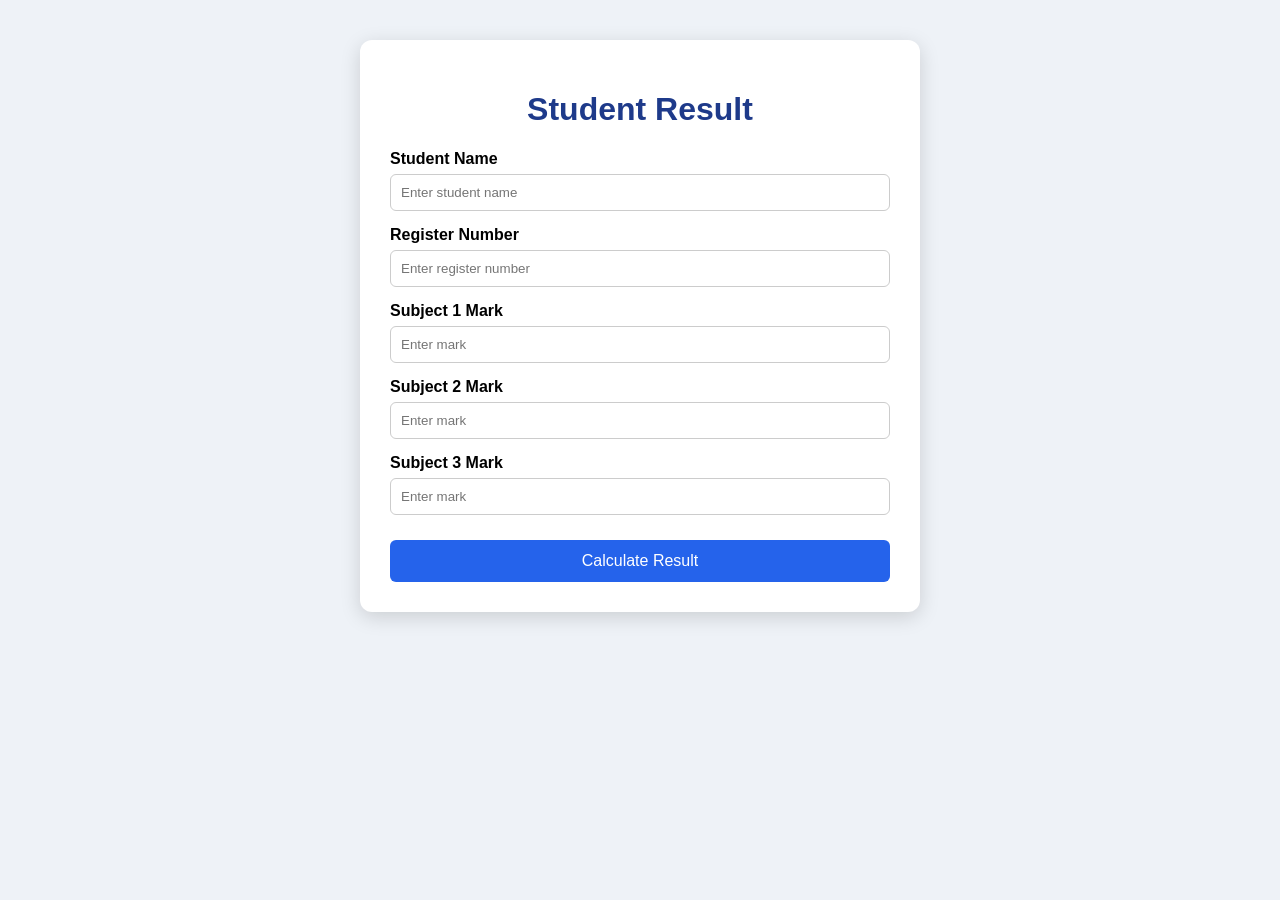
<file: C03 AT/index.html>
<!DOCTYPE html>
<html>
<head>
    <title>Student Result Processing</title>

    <style>
        body {
            font-family: Arial, sans-serif;
            background: #eef2f7;
            margin: 0;
            padding: 40px;
        }

        .container {
            width: 500px;
            margin: auto;
            background: white;
            padding: 30px;
            border-radius: 12px;
            box-shadow: 0 5px 20px rgba(0,0,0,0.15);
        }

        h1 {
            text-align: center;
            color: #1e3a8a;
        }

        label {
            display: block;
            margin-top: 15px;
            font-weight: bold;
        }

        input {
            width: 100%;
            padding: 10px;
            margin-top: 6px;
            border: 1px solid #ccc;
            border-radius: 6px;
            box-sizing: border-box;
        }

        button {
            width: 100%;
            padding: 12px;
            margin-top: 25px;
            background: #2563eb;
            color: white;
            border: none;
            border-radius: 6px;
            font-size: 16px;
            cursor: pointer;
        }

        button:hover {
            background: #1d4ed8;
        }
    </style>
</head>

<body>

<div class="container">

    <h1>Student Result</h1>

    <form action="studentResult" method="post">

        <label for="name">Student Name</label>
        <input type="text" id="name" name="name"
               placeholder="Enter student name">

        <label for="regNo">Register Number</label>
        <input type="text" id="regNo" name="regNo"
               placeholder="Enter register number">

        <label for="mark1">Subject 1 Mark</label>
        <input type="number" id="mark1" name="mark1"
               placeholder="Enter mark" min="0" max="100">

        <label for="mark2">Subject 2 Mark</label>
        <input type="number" id="mark2" name="mark2"
               placeholder="Enter mark" min="0" max="100">

        <label for="mark3">Subject 3 Mark</label>
        <input type="number" id="mark3" name="mark3"
               placeholder="Enter mark" min="0" max="100">

        <button type="submit">
            Calculate Result
        </button>

    </form>

</div>

</body>
</html>
</file>
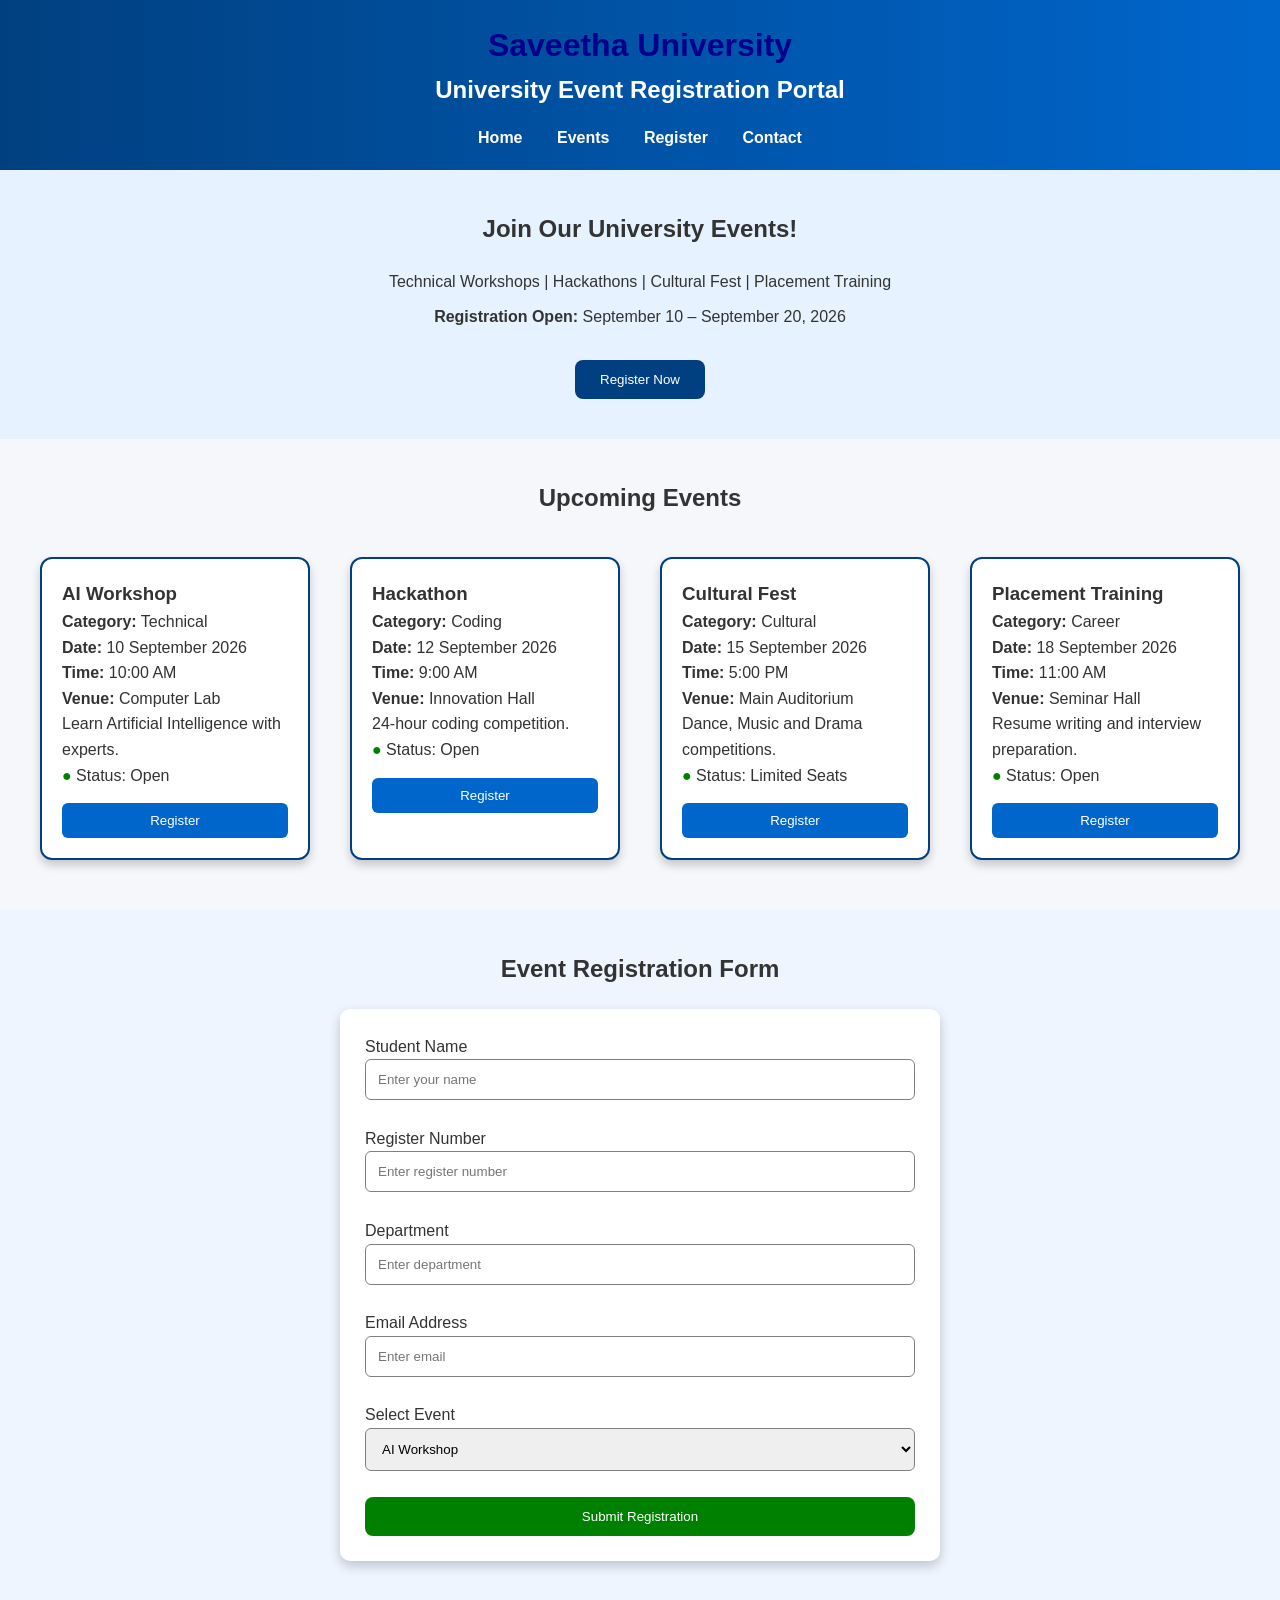
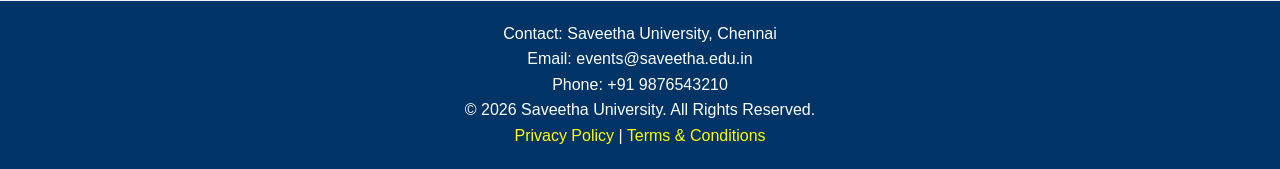
<file: SCENARIO BASED ASS/index.html>
<!DOCTYPE html>
<html lang="en">

<head>
    <meta charset="UTF-8">
    <meta name="viewport" content="width=device-width, initial-scale=1.0">

    <title>University Event Registration Portal</title>

    <!-- External CSS -->
    <link rel="stylesheet" href="style.css">

    <!-- Internal CSS (Hero Section Only) -->
    <style>
        .hero {
            text-align: center;
            background-color: #e6f2ff;
            padding: 40px;
        }
    </style>

</head>

<body>

    <!-- Header -->
    <header>
        <h1 style="color: darkblue;">Saveetha University</h1>

        <h2>University Event Registration Portal</h2>

        <nav>
            <a href="#">Home</a>
            <a href="#">Events</a>
            <a href="#">Register</a>
            <a href="#">Contact</a>
        </nav>
    </header>

    <!-- Hero Section -->
    <section class="hero">
        <h2>Join Our University Events!</h2>

        <p>Technical Workshops | Hackathons | Cultural Fest | Placement Training</p>

        <p><strong>Registration Open:</strong> September 10 – September 20, 2026</p>

        <button>Register Now</button>
    </section>
    <!-- Event Catalogue -->

<section id="events">

    <h2>Upcoming Events</h2>

    <div class="cards">

        <div class="card">
            <h3>AI Workshop</h3>
            <p><strong>Category:</strong> Technical</p>
            <p><strong>Date:</strong> 10 September 2026</p>
            <p><strong>Time:</strong> 10:00 AM</p>
            <p><strong>Venue:</strong> Computer Lab</p>
            <p>Learn Artificial Intelligence with experts.</p>
            <p class="status">Status: Open</p>
            <button>Register</button>
        </div>

        <div class="card">
            <h3>Hackathon</h3>
            <p><strong>Category:</strong> Coding</p>
            <p><strong>Date:</strong> 12 September 2026</p>
            <p><strong>Time:</strong> 9:00 AM</p>
            <p><strong>Venue:</strong> Innovation Hall</p>
            <p>24-hour coding competition.</p>
            <p class="status">Status: Open</p>
            <button>Register</button>
        </div>

        <div class="card">
            <h3>Cultural Fest</h3>
            <p><strong>Category:</strong> Cultural</p>
            <p><strong>Date:</strong> 15 September 2026</p>
            <p><strong>Time:</strong> 5:00 PM</p>
            <p><strong>Venue:</strong> Main Auditorium</p>
            <p>Dance, Music and Drama competitions.</p>
            <p class="status">Status: Limited Seats</p>
            <button>Register</button>
        </div>

        <div class="card">
            <h3>Placement Training</h3>
            <p><strong>Category:</strong> Career</p>
            <p><strong>Date:</strong> 18 September 2026</p>
            <p><strong>Time:</strong> 11:00 AM</p>
            <p><strong>Venue:</strong> Seminar Hall</p>
            <p>Resume writing and interview preparation.</p>
            <p class="status">Status: Open</p>
            <button>Register</button>
        </div>

    </div>

</section>
<!-- Registration Form -->

<section id="register">

    <h2>Event Registration Form</h2>

    <form>

        <label for="name">Student Name</label><br>
        <input type="text" id="name" placeholder="Enter your name" required><br><br>

        <label for="regno">Register Number</label><br>
        <input type="text" id="regno" placeholder="Enter register number" required><br><br>

        <label for="dept">Department</label><br>
        <input type="text" id="dept" placeholder="Enter department" required><br><br>

        <label for="email">Email Address</label><br>
        <input type="email" id="email" placeholder="Enter email" required><br><br>

        <label for="event">Select Event</label><br>
        <select id="event">
            <option>AI Workshop</option>
            <option>Hackathon</option>
            <option>Cultural Fest</option>
            <option>Placement Training</option>
        </select><br><br>

        <button type="submit">Submit Registration</button>

    </form>

</section>
<!-- Footer -->

<footer>

    <p>Contact: Saveetha University, Chennai</p>

    <p>Email: events@saveetha.edu.in</p>

    <p>Phone: +91 9876543210</p>

    <p>&copy; 2026 Saveetha University. All Rights Reserved.</p>

    <p>
        <a href="#">Privacy Policy</a> |
        <a href="#">Terms & Conditions</a>
    </p>

</footer>

</body>

</html>
</file>
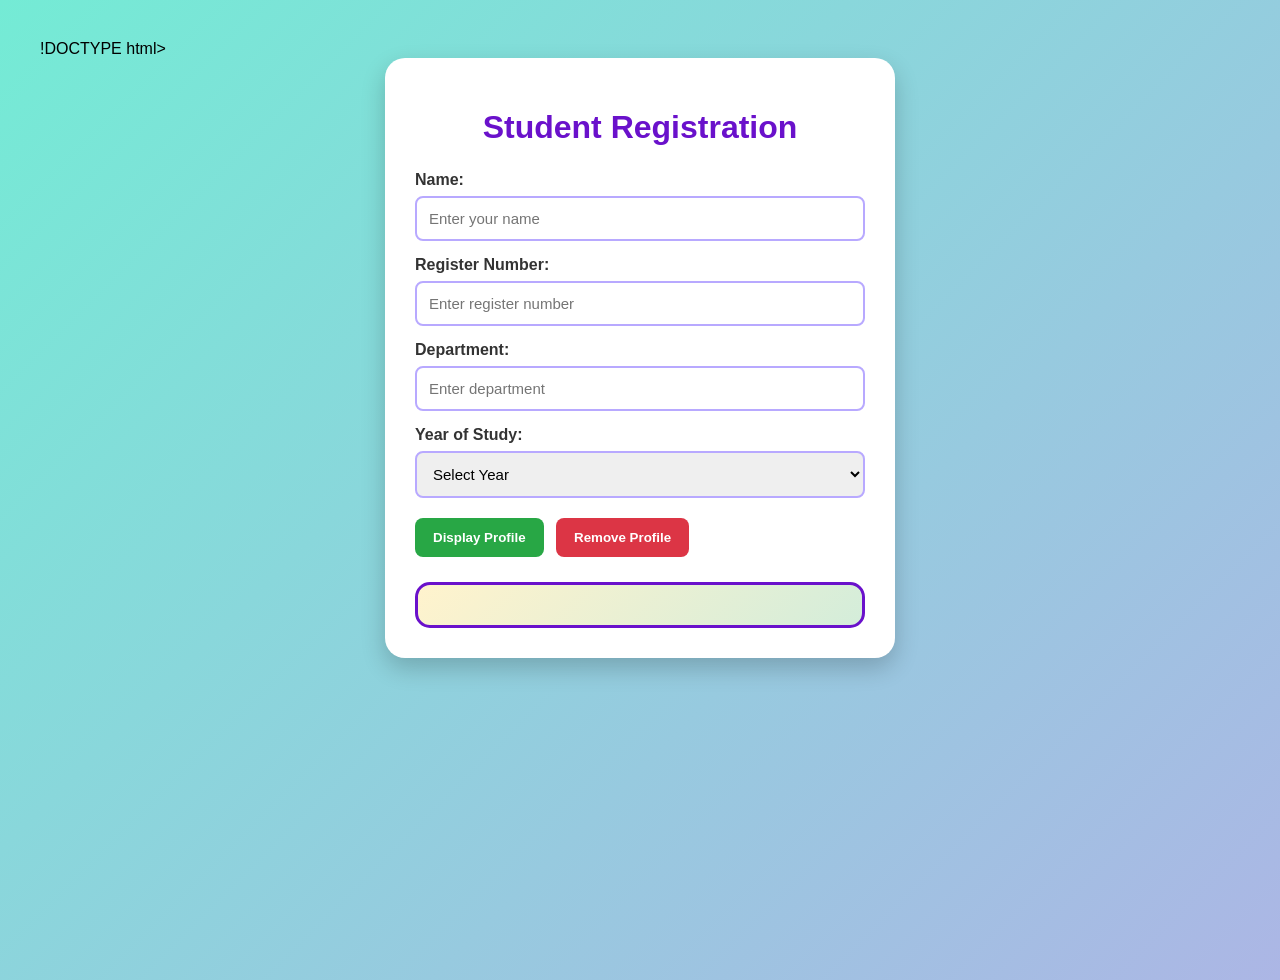
<file: C03 AT/index1.html>
!DOCTYPE html>
<html lang="en">
<head>
    <meta charset="UTF-8">
    <meta name="viewport" content="width=device-width, initial-scale=1.0">

    <title>Student Registration</title>

    <style>
        body {
            font-family: Arial, sans-serif;
            background: linear-gradient(135deg, #74ebd5, #ACB6E5);
            min-height: 100vh;
            margin: 0;
            padding: 40px;
        }

        .container {
            width: 450px;
            margin: auto;
            background-color: white;
            padding: 30px;
            border-radius: 20px;
            box-shadow: 0 10px 25px rgba(0, 0, 0, 0.2);
        }

        h1 {
            text-align: center;
            color: #6a11cb;
            margin-bottom: 25px;
        }

        label {
            display: block;
            margin-top: 15px;
            font-weight: bold;
            color: #333;
        }

        input, select {
            width: 100%;
            padding: 12px;
            margin-top: 7px;
            border: 2px solid #b8a9ff;
            border-radius: 8px;
            box-sizing: border-box;
            font-size: 15px;
        }

        input:focus, select:focus {
            border-color: #6a11cb;
            outline: none;
        }

        button {
            padding: 12px 18px;
            margin-top: 20px;
            margin-right: 8px;
            border: none;
            border-radius: 8px;
            color: white;
            font-weight: bold;
            cursor: pointer;
        }

        #displayBtn {
            background-color: #28a745;
        }

        #displayBtn:hover {
            background-color: #218838;
        }

        #removeBtn {
            background-color: #dc3545;
        }

        #removeBtn:hover {
            background-color: #c82333;
        }

        #profile {
            margin-top: 25px;
            padding: 20px;
            background: linear-gradient(135deg, #fff3cd, #d4edda);
            border: 3px solid #6a11cb;
            border-radius: 15px;
        }

        .profile-title {
            text-align: center;
            color: #6a11cb;
        }

        #profile p {
            background-color: white;
            padding: 10px;
            border-radius: 6px;
            margin: 8px 0;
        }
    </style>
</head>

<body>

<div class="container">

    <h1>Student Registration</h1>

    <label>Name:</label>
    <input type="text" id="name" placeholder="Enter your name">

    <label>Register Number:</label>
    <input type="text" id="regno" placeholder="Enter register number">

    <label>Department:</label>
    <input type="text" id="department" placeholder="Enter department">

    <label>Year of Study:</label>
    <select id="year">
        <option value="">Select Year</option>
        <option value="1st Year">1st Year</option>
        <option value="2nd Year">2nd Year</option>
        <option value="3rd Year">3rd Year</option>
        <option value="4th Year">4th Year</option>
    </select>

    <button id="displayBtn">Display Profile</button>
    <button id="removeBtn">Remove Profile</button>

    <div id="profile"></div>

</div>

<script>

    // Selecting HTML elements using getElementById()
    const nameInput = document.getElementById("name");
    const regnoInput = document.getElementById("regno");
    const departmentInput = document.getElementById("department");
    const yearInput = document.getElementById("year");

    const displayBtn = document.getElementById("displayBtn");
    const removeBtn = document.getElementById("removeBtn");
    const profile = document.getElementById("profile");


    // Display Profile button
    displayBtn.addEventListener("click", function() {

        const name = nameInput.value;
        const regno = regnoInput.value;
        const department = departmentInput.value;
        const year = yearInput.value;

        // Check whether all fields are filled
        if (name === "" || regno === "" || department === "" || year === "") {
            alert("Please fill all the fields.");
            return;
        }

        // Clear old profile
        profile.innerHTML = "";

        // Create heading
        const heading = document.createElement("h2");
        heading.textContent = "Student Profile";
        heading.classList.add("profile-title");

        // Create name
        const namePara = document.createElement("p");
        namePara.textContent = "Name: " + name;

        // Create register number
        const regPara = document.createElement("p");
        regPara.textContent = "Register Number: " + regno;

        // Create department
        const deptPara = document.createElement("p");
        deptPara.textContent = "Department: " + department;

        // Create year
        const yearPara = document.createElement("p");
        yearPara.textContent = "Year of Study: " + year;

        // Add elements to profile
        profile.appendChild(heading);
        profile.appendChild(namePara);
        profile.appendChild(regPara);
        profile.appendChild(deptPara);
        profile.appendChild(yearPara);

    });


    // Remove Profile button
    removeBtn.addEventListener("click", function() {

        profile.innerHTML = "";

    });

</script>

</body>
</html>
</file>
<file: SCENARIO BASED ASS/style.css>
/* ===========================
   GENERAL STYLES
=========================== */

* {
    margin: 0;
    padding: 0;
    box-sizing: border-box;
}

body {
    font-family: Arial, Helvetica, sans-serif;
    background: #f5f7fa;
    color: #333;
    line-height: 1.6;
}

/* ===========================
   HEADER
=========================== */

header {
    background: linear-gradient(to right, #004080, #0066cc);
    color: white;
    padding: 20px;
    text-align: center;
    position: sticky;
    top: 0;
    z-index: 1000;
}

nav {
    margin-top: 15px;
}

nav a {
    color: white;
    text-decoration: none;
    margin: 0 15px;
    font-weight: bold;
    transition: 0.3s;
}

nav a:hover {
    color: yellow;
}

/* ===========================
   HERO SECTION
=========================== */

.hero {
    padding: 60px 20px;
}

.hero h2 {
    margin-bottom: 20px;
}

.hero p {
    margin: 10px 0;
}

.hero button {
    margin-top: 20px;
    padding: 12px 25px;
    border: none;
    background: #004080;
    color: white;
    border-radius: 8px;
    cursor: pointer;
    transition: 0.3s;
}

.hero button:hover {
    background: #ff6600;
    transform: scale(1.05);
}

/* ===========================
   EVENT SECTION
=========================== */

#events {
    padding: 40px 20px;
}

#events h2 {
    text-align: center;
    margin-bottom: 30px;
}

.cards {
    display: flex;
    gap: 20px;
    flex-wrap: wrap;
    justify-content: center;
}

.card {
    background: white;
    width: 270px;
    padding: 20px;
    border: 2px solid #004080;
    border-radius: 12px;
    margin: 10px;
    box-shadow: 0 5px 10px rgba(0,0,0,0.2);
    position: relative;
    transition: 0.3s;
}

.card:hover {
    transform: translateY(-8px);
}

.status::before {
    content: "● ";
    color: green;
    font-weight: bold;
}

.card button {
    margin-top: 15px;
    width: 100%;
    padding: 10px;
    border: none;
    background: #0066cc;
    color: white;
    border-radius: 6px;
    cursor: pointer;
}

.card button:hover {
    background: #ff6600;
}

/* ===========================
   REGISTRATION FORM
=========================== */

#register {
    padding: 40px;
    background: #eef5ff;
}

#register h2 {
    text-align: center;
    margin-bottom: 20px;
}

form {
    max-width: 600px;
    margin: auto;
    background: white;
    padding: 25px;
    border-radius: 10px;
    box-shadow: 0 5px 12px rgba(0,0,0,0.2);
}

input,
select {
    width: 100%;
    padding: 12px;
    border: 1px solid gray;
    border-radius: 6px;
}

input:focus,
select:focus {
    border: 2px solid blue;
    outline: none;
}

form button {
    width: 100%;
    padding: 12px;
    background: green;
    color: white;
    border: none;
    border-radius: 8px;
    cursor: pointer;
}

form button:hover {
    background: darkgreen;
}

/* ===========================
   FOOTER
=========================== */

footer {
    background: #003366;
    color: white;
    text-align: center;
    padding: 20px;
}

footer a {
    color: yellow;
    text-decoration: none;
}

footer a:hover {
    text-decoration: underline;
}

/* ===========================
   RESPONSIVE DESIGN
=========================== */

@media (max-width: 768px) {

    nav {
        display: flex;
        flex-direction: column;
        gap: 10px;
    }

    .cards {
        flex-direction: column;
        align-items: center;
    }

    form {
        width: 95%;
    }
}
</file>
